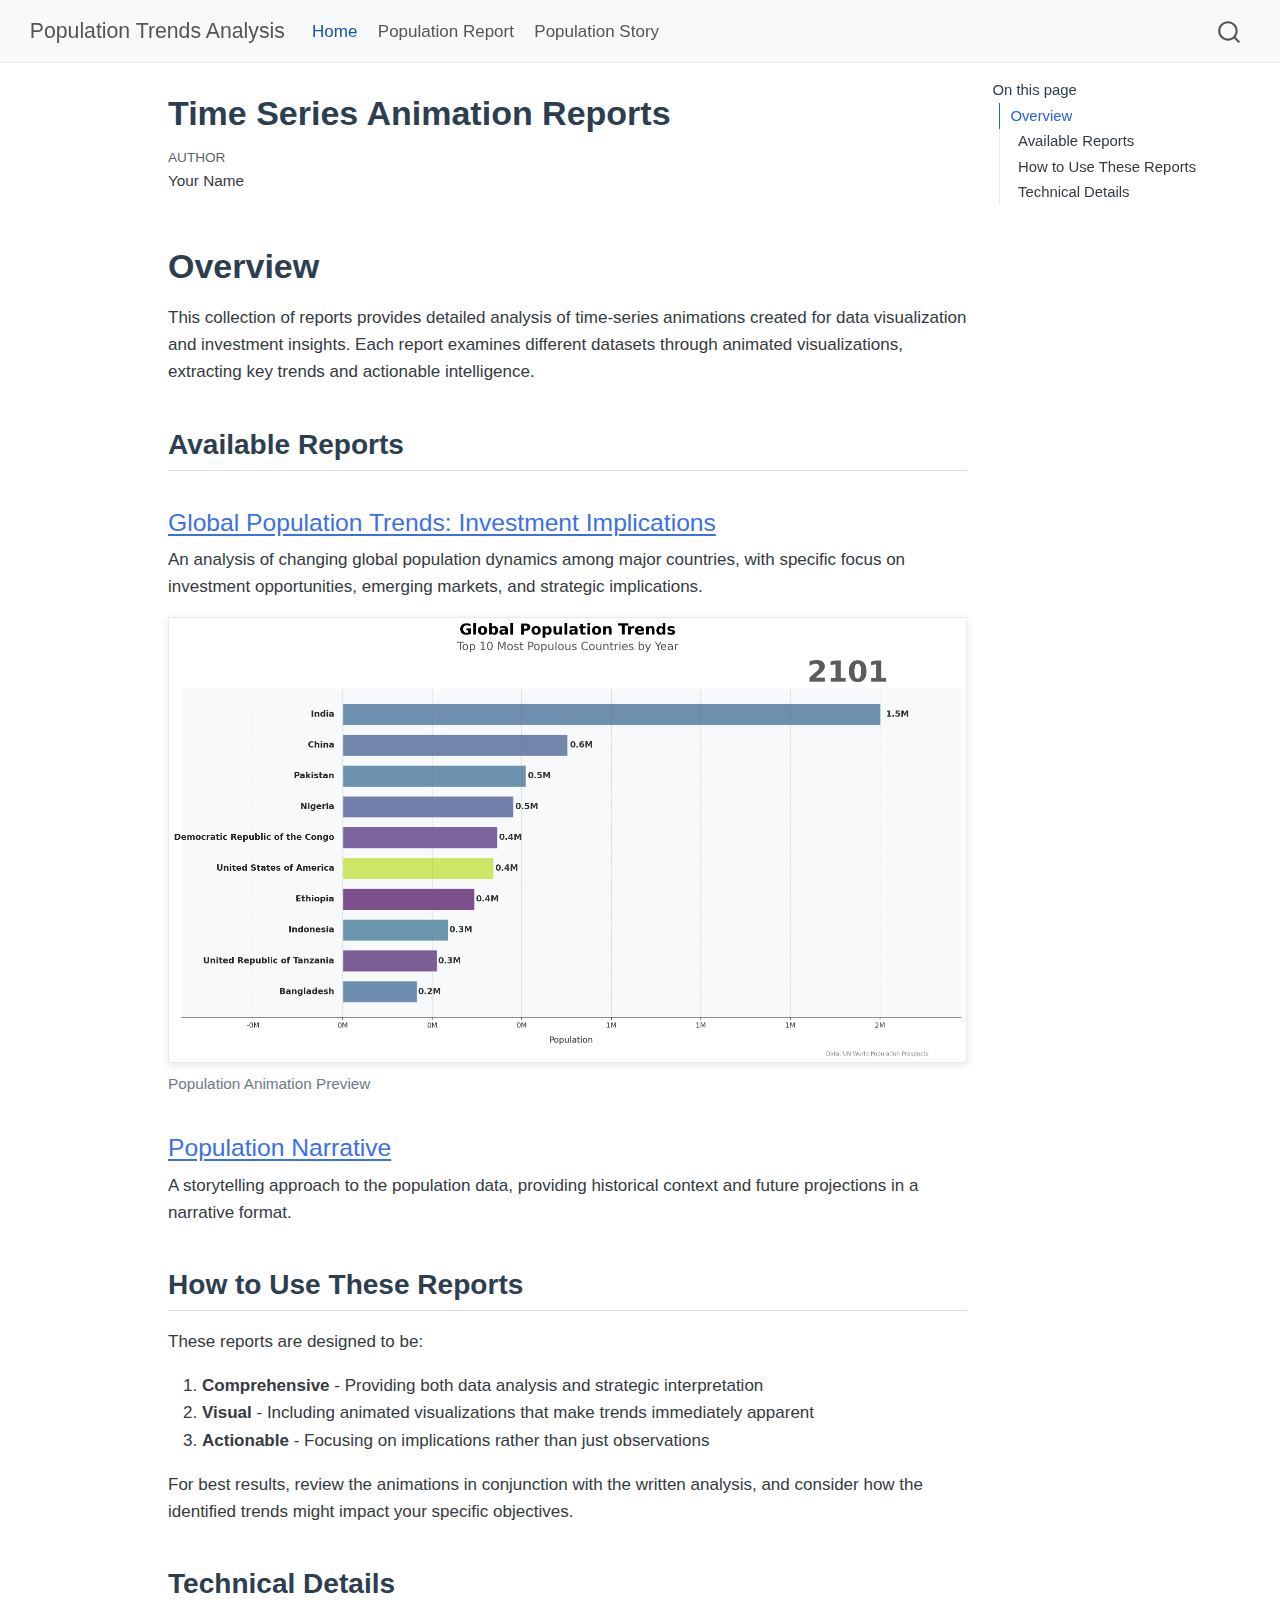
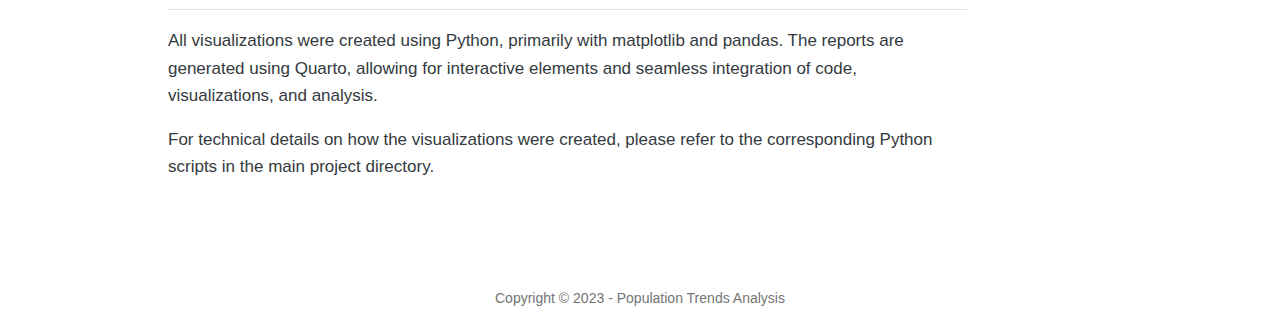
<file: website/index.html>
<!DOCTYPE html>
<html xmlns="http://www.w3.org/1999/xhtml" lang="en" xml:lang="en"><head>

<meta charset="utf-8">
<meta name="generator" content="quarto-1.7.31">

<meta name="viewport" content="width=device-width, initial-scale=1.0, user-scalable=yes">

<meta name="author" content="Your Name">

<title>Time Series Animation Reports – Population Trends Analysis</title>
<style>
code{white-space: pre-wrap;}
span.smallcaps{font-variant: small-caps;}
div.columns{display: flex; gap: min(4vw, 1.5em);}
div.column{flex: auto; overflow-x: auto;}
div.hanging-indent{margin-left: 1.5em; text-indent: -1.5em;}
ul.task-list{list-style: none;}
ul.task-list li input[type="checkbox"] {
  width: 0.8em;
  margin: 0 0.8em 0.2em -1em; /* quarto-specific, see https://github.com/quarto-dev/quarto-cli/issues/4556 */ 
  vertical-align: middle;
}
</style>


<script src="site_libs/quarto-nav/quarto-nav.js"></script>
<script src="site_libs/quarto-nav/headroom.min.js"></script>
<script src="site_libs/clipboard/clipboard.min.js"></script>
<script src="site_libs/quarto-search/autocomplete.umd.js"></script>
<script src="site_libs/quarto-search/fuse.min.js"></script>
<script src="site_libs/quarto-search/quarto-search.js"></script>
<meta name="quarto:offset" content="./">
<script src="site_libs/quarto-html/quarto.js" type="module"></script>
<script src="site_libs/quarto-html/tabsets/tabsets.js" type="module"></script>
<script src="site_libs/quarto-html/popper.min.js"></script>
<script src="site_libs/quarto-html/tippy.umd.min.js"></script>
<script src="site_libs/quarto-html/anchor.min.js"></script>
<link href="site_libs/quarto-html/tippy.css" rel="stylesheet">
<link href="site_libs/quarto-html/quarto-syntax-highlighting-e1a5c8363afafaef2c763b6775fbf3ca.css" rel="stylesheet" id="quarto-text-highlighting-styles">
<script src="site_libs/bootstrap/bootstrap.min.js"></script>
<link href="site_libs/bootstrap/bootstrap-icons.css" rel="stylesheet">
<link href="site_libs/bootstrap/bootstrap-1e36b2e58d6d5ff73a7d0e33fa842ad3.min.css" rel="stylesheet" append-hash="true" id="quarto-bootstrap" data-mode="light">
<script id="quarto-search-options" type="application/json">{
  "location": "navbar",
  "copy-button": false,
  "collapse-after": 3,
  "panel-placement": "end",
  "type": "overlay",
  "limit": 50,
  "keyboard-shortcut": [
    "f",
    "/",
    "s"
  ],
  "show-item-context": false,
  "language": {
    "search-no-results-text": "No results",
    "search-matching-documents-text": "matching documents",
    "search-copy-link-title": "Copy link to search",
    "search-hide-matches-text": "Hide additional matches",
    "search-more-match-text": "more match in this document",
    "search-more-matches-text": "more matches in this document",
    "search-clear-button-title": "Clear",
    "search-text-placeholder": "",
    "search-detached-cancel-button-title": "Cancel",
    "search-submit-button-title": "Submit",
    "search-label": "Search"
  }
}</script>


<link rel="stylesheet" href="styles.css">
</head>

<body class="nav-fixed quarto-light">

<div id="quarto-search-results"></div>
  <header id="quarto-header" class="headroom fixed-top">
    <nav class="navbar navbar-expand-lg " data-bs-theme="dark">
      <div class="navbar-container container-fluid">
      <div class="navbar-brand-container mx-auto">
    <a class="navbar-brand" href="./index.html">
    <span class="navbar-title">Population Trends Analysis</span>
    </a>
  </div>
            <div id="quarto-search" class="" title="Search"></div>
          <button class="navbar-toggler" type="button" data-bs-toggle="collapse" data-bs-target="#navbarCollapse" aria-controls="navbarCollapse" role="menu" aria-expanded="false" aria-label="Toggle navigation" onclick="if (window.quartoToggleHeadroom) { window.quartoToggleHeadroom(); }">
  <span class="navbar-toggler-icon"></span>
</button>
          <div class="collapse navbar-collapse" id="navbarCollapse">
            <ul class="navbar-nav navbar-nav-scroll me-auto">
  <li class="nav-item">
    <a class="nav-link active" href="./index.html" aria-current="page"> 
<span class="menu-text">Home</span></a>
  </li>  
  <li class="nav-item">
    <a class="nav-link" href="./population_animation_report.html"> 
<span class="menu-text">Population Report</span></a>
  </li>  
  <li class="nav-item">
    <a class="nav-link" href="./population_story.html"> 
<span class="menu-text">Population Story</span></a>
  </li>  
</ul>
          </div> <!-- /navcollapse -->
            <div class="quarto-navbar-tools">
</div>
      </div> <!-- /container-fluid -->
    </nav>
</header>
<!-- content -->
<div id="quarto-content" class="quarto-container page-columns page-rows-contents page-layout-article page-navbar">
<!-- sidebar -->
<!-- margin-sidebar -->
    <div id="quarto-margin-sidebar" class="sidebar margin-sidebar">
        <nav id="TOC" role="doc-toc" class="toc-active">
    <h2 id="toc-title">On this page</h2>
   
  <ul>
  <li><a href="#overview" id="toc-overview" class="nav-link active" data-scroll-target="#overview">Overview</a>
  <ul class="collapse">
  <li><a href="#available-reports" id="toc-available-reports" class="nav-link" data-scroll-target="#available-reports">Available Reports</a>
  <ul class="collapse">
  <li><a href="#global-population-trends-investment-implications" id="toc-global-population-trends-investment-implications" class="nav-link" data-scroll-target="#global-population-trends-investment-implications">Global Population Trends: Investment Implications</a></li>
  <li><a href="#population-narrative" id="toc-population-narrative" class="nav-link" data-scroll-target="#population-narrative">Population Narrative</a></li>
  </ul></li>
  <li><a href="#how-to-use-these-reports" id="toc-how-to-use-these-reports" class="nav-link" data-scroll-target="#how-to-use-these-reports">How to Use These Reports</a></li>
  <li><a href="#technical-details" id="toc-technical-details" class="nav-link" data-scroll-target="#technical-details">Technical Details</a></li>
  </ul></li>
  </ul>
</nav>
    </div>
<!-- main -->
<main class="content" id="quarto-document-content">

<header id="title-block-header" class="quarto-title-block default">
<div class="quarto-title">
<h1 class="title">Time Series Animation Reports</h1>
</div>



<div class="quarto-title-meta">

    <div>
    <div class="quarto-title-meta-heading">Author</div>
    <div class="quarto-title-meta-contents">
             <p>Your Name </p>
          </div>
  </div>
    
  
    
  </div>
  


</header>


<section id="overview" class="level1">
<h1>Overview</h1>
<p>This collection of reports provides detailed analysis of time-series animations created for data visualization and investment insights. Each report examines different datasets through animated visualizations, extracting key trends and actionable intelligence.</p>
<section id="available-reports" class="level2">
<h2 class="anchored" data-anchor-id="available-reports">Available Reports</h2>
<section id="global-population-trends-investment-implications" class="level3">
<h3 class="anchored" data-anchor-id="global-population-trends-investment-implications"><a href="population_animation_report.html">Global Population Trends: Investment Implications</a></h3>
<p>An analysis of changing global population dynamics among major countries, with specific focus on investment opportunities, emerging markets, and strategic implications.</p>
<div class="quarto-figure quarto-figure-center">
<figure class="figure">
<p><img src="population_final_frame.png" class="img-fluid figure-img"></p>
<figcaption>Population Animation Preview</figcaption>
</figure>
</div>
</section>
<section id="population-narrative" class="level3">
<h3 class="anchored" data-anchor-id="population-narrative"><a href="population_story.html">Population Narrative</a></h3>
<p>A storytelling approach to the population data, providing historical context and future projections in a narrative format.</p>
</section>
</section>
<section id="how-to-use-these-reports" class="level2">
<h2 class="anchored" data-anchor-id="how-to-use-these-reports">How to Use These Reports</h2>
<p>These reports are designed to be:</p>
<ol type="1">
<li><strong>Comprehensive</strong> - Providing both data analysis and strategic interpretation</li>
<li><strong>Visual</strong> - Including animated visualizations that make trends immediately apparent</li>
<li><strong>Actionable</strong> - Focusing on implications rather than just observations</li>
</ol>
<p>For best results, review the animations in conjunction with the written analysis, and consider how the identified trends might impact your specific objectives.</p>
</section>
<section id="technical-details" class="level2">
<h2 class="anchored" data-anchor-id="technical-details">Technical Details</h2>
<p>All visualizations were created using Python, primarily with matplotlib and pandas. The reports are generated using Quarto, allowing for interactive elements and seamless integration of code, visualizations, and analysis.</p>
<p>For technical details on how the visualizations were created, please refer to the corresponding Python scripts in the main project directory.</p>


</section>
</section>

</main> <!-- /main -->
<script id="quarto-html-after-body" type="application/javascript">
  window.document.addEventListener("DOMContentLoaded", function (event) {
    const icon = "";
    const anchorJS = new window.AnchorJS();
    anchorJS.options = {
      placement: 'right',
      icon: icon
    };
    anchorJS.add('.anchored');
    const isCodeAnnotation = (el) => {
      for (const clz of el.classList) {
        if (clz.startsWith('code-annotation-')) {                     
          return true;
        }
      }
      return false;
    }
    const onCopySuccess = function(e) {
      // button target
      const button = e.trigger;
      // don't keep focus
      button.blur();
      // flash "checked"
      button.classList.add('code-copy-button-checked');
      var currentTitle = button.getAttribute("title");
      button.setAttribute("title", "Copied!");
      let tooltip;
      if (window.bootstrap) {
        button.setAttribute("data-bs-toggle", "tooltip");
        button.setAttribute("data-bs-placement", "left");
        button.setAttribute("data-bs-title", "Copied!");
        tooltip = new bootstrap.Tooltip(button, 
          { trigger: "manual", 
            customClass: "code-copy-button-tooltip",
            offset: [0, -8]});
        tooltip.show();    
      }
      setTimeout(function() {
        if (tooltip) {
          tooltip.hide();
          button.removeAttribute("data-bs-title");
          button.removeAttribute("data-bs-toggle");
          button.removeAttribute("data-bs-placement");
        }
        button.setAttribute("title", currentTitle);
        button.classList.remove('code-copy-button-checked');
      }, 1000);
      // clear code selection
      e.clearSelection();
    }
    const getTextToCopy = function(trigger) {
        const codeEl = trigger.previousElementSibling.cloneNode(true);
        for (const childEl of codeEl.children) {
          if (isCodeAnnotation(childEl)) {
            childEl.remove();
          }
        }
        return codeEl.innerText;
    }
    const clipboard = new window.ClipboardJS('.code-copy-button:not([data-in-quarto-modal])', {
      text: getTextToCopy
    });
    clipboard.on('success', onCopySuccess);
    if (window.document.getElementById('quarto-embedded-source-code-modal')) {
      const clipboardModal = new window.ClipboardJS('.code-copy-button[data-in-quarto-modal]', {
        text: getTextToCopy,
        container: window.document.getElementById('quarto-embedded-source-code-modal')
      });
      clipboardModal.on('success', onCopySuccess);
    }
      var localhostRegex = new RegExp(/^(?:http|https):\/\/localhost\:?[0-9]*\//);
      var mailtoRegex = new RegExp(/^mailto:/);
        var filterRegex = new RegExp('/' + window.location.host + '/');
      var isInternal = (href) => {
          return filterRegex.test(href) || localhostRegex.test(href) || mailtoRegex.test(href);
      }
      // Inspect non-navigation links and adorn them if external
     var links = window.document.querySelectorAll('a[href]:not(.nav-link):not(.navbar-brand):not(.toc-action):not(.sidebar-link):not(.sidebar-item-toggle):not(.pagination-link):not(.no-external):not([aria-hidden]):not(.dropdown-item):not(.quarto-navigation-tool):not(.about-link)');
      for (var i=0; i<links.length; i++) {
        const link = links[i];
        if (!isInternal(link.href)) {
          // undo the damage that might have been done by quarto-nav.js in the case of
          // links that we want to consider external
          if (link.dataset.originalHref !== undefined) {
            link.href = link.dataset.originalHref;
          }
        }
      }
    function tippyHover(el, contentFn, onTriggerFn, onUntriggerFn) {
      const config = {
        allowHTML: true,
        maxWidth: 500,
        delay: 100,
        arrow: false,
        appendTo: function(el) {
            return el.parentElement;
        },
        interactive: true,
        interactiveBorder: 10,
        theme: 'quarto',
        placement: 'bottom-start',
      };
      if (contentFn) {
        config.content = contentFn;
      }
      if (onTriggerFn) {
        config.onTrigger = onTriggerFn;
      }
      if (onUntriggerFn) {
        config.onUntrigger = onUntriggerFn;
      }
      window.tippy(el, config); 
    }
    const noterefs = window.document.querySelectorAll('a[role="doc-noteref"]');
    for (var i=0; i<noterefs.length; i++) {
      const ref = noterefs[i];
      tippyHover(ref, function() {
        // use id or data attribute instead here
        let href = ref.getAttribute('data-footnote-href') || ref.getAttribute('href');
        try { href = new URL(href).hash; } catch {}
        const id = href.replace(/^#\/?/, "");
        const note = window.document.getElementById(id);
        if (note) {
          return note.innerHTML;
        } else {
          return "";
        }
      });
    }
    const xrefs = window.document.querySelectorAll('a.quarto-xref');
    const processXRef = (id, note) => {
      // Strip column container classes
      const stripColumnClz = (el) => {
        el.classList.remove("page-full", "page-columns");
        if (el.children) {
          for (const child of el.children) {
            stripColumnClz(child);
          }
        }
      }
      stripColumnClz(note)
      if (id === null || id.startsWith('sec-')) {
        // Special case sections, only their first couple elements
        const container = document.createElement("div");
        if (note.children && note.children.length > 2) {
          container.appendChild(note.children[0].cloneNode(true));
          for (let i = 1; i < note.children.length; i++) {
            const child = note.children[i];
            if (child.tagName === "P" && child.innerText === "") {
              continue;
            } else {
              container.appendChild(child.cloneNode(true));
              break;
            }
          }
          if (window.Quarto?.typesetMath) {
            window.Quarto.typesetMath(container);
          }
          return container.innerHTML
        } else {
          if (window.Quarto?.typesetMath) {
            window.Quarto.typesetMath(note);
          }
          return note.innerHTML;
        }
      } else {
        // Remove any anchor links if they are present
        const anchorLink = note.querySelector('a.anchorjs-link');
        if (anchorLink) {
          anchorLink.remove();
        }
        if (window.Quarto?.typesetMath) {
          window.Quarto.typesetMath(note);
        }
        if (note.classList.contains("callout")) {
          return note.outerHTML;
        } else {
          return note.innerHTML;
        }
      }
    }
    for (var i=0; i<xrefs.length; i++) {
      const xref = xrefs[i];
      tippyHover(xref, undefined, function(instance) {
        instance.disable();
        let url = xref.getAttribute('href');
        let hash = undefined; 
        if (url.startsWith('#')) {
          hash = url;
        } else {
          try { hash = new URL(url).hash; } catch {}
        }
        if (hash) {
          const id = hash.replace(/^#\/?/, "");
          const note = window.document.getElementById(id);
          if (note !== null) {
            try {
              const html = processXRef(id, note.cloneNode(true));
              instance.setContent(html);
            } finally {
              instance.enable();
              instance.show();
            }
          } else {
            // See if we can fetch this
            fetch(url.split('#')[0])
            .then(res => res.text())
            .then(html => {
              const parser = new DOMParser();
              const htmlDoc = parser.parseFromString(html, "text/html");
              const note = htmlDoc.getElementById(id);
              if (note !== null) {
                const html = processXRef(id, note);
                instance.setContent(html);
              } 
            }).finally(() => {
              instance.enable();
              instance.show();
            });
          }
        } else {
          // See if we can fetch a full url (with no hash to target)
          // This is a special case and we should probably do some content thinning / targeting
          fetch(url)
          .then(res => res.text())
          .then(html => {
            const parser = new DOMParser();
            const htmlDoc = parser.parseFromString(html, "text/html");
            const note = htmlDoc.querySelector('main.content');
            if (note !== null) {
              // This should only happen for chapter cross references
              // (since there is no id in the URL)
              // remove the first header
              if (note.children.length > 0 && note.children[0].tagName === "HEADER") {
                note.children[0].remove();
              }
              const html = processXRef(null, note);
              instance.setContent(html);
            } 
          }).finally(() => {
            instance.enable();
            instance.show();
          });
        }
      }, function(instance) {
      });
    }
        let selectedAnnoteEl;
        const selectorForAnnotation = ( cell, annotation) => {
          let cellAttr = 'data-code-cell="' + cell + '"';
          let lineAttr = 'data-code-annotation="' +  annotation + '"';
          const selector = 'span[' + cellAttr + '][' + lineAttr + ']';
          return selector;
        }
        const selectCodeLines = (annoteEl) => {
          const doc = window.document;
          const targetCell = annoteEl.getAttribute("data-target-cell");
          const targetAnnotation = annoteEl.getAttribute("data-target-annotation");
          const annoteSpan = window.document.querySelector(selectorForAnnotation(targetCell, targetAnnotation));
          const lines = annoteSpan.getAttribute("data-code-lines").split(",");
          const lineIds = lines.map((line) => {
            return targetCell + "-" + line;
          })
          let top = null;
          let height = null;
          let parent = null;
          if (lineIds.length > 0) {
              //compute the position of the single el (top and bottom and make a div)
              const el = window.document.getElementById(lineIds[0]);
              top = el.offsetTop;
              height = el.offsetHeight;
              parent = el.parentElement.parentElement;
            if (lineIds.length > 1) {
              const lastEl = window.document.getElementById(lineIds[lineIds.length - 1]);
              const bottom = lastEl.offsetTop + lastEl.offsetHeight;
              height = bottom - top;
            }
            if (top !== null && height !== null && parent !== null) {
              // cook up a div (if necessary) and position it 
              let div = window.document.getElementById("code-annotation-line-highlight");
              if (div === null) {
                div = window.document.createElement("div");
                div.setAttribute("id", "code-annotation-line-highlight");
                div.style.position = 'absolute';
                parent.appendChild(div);
              }
              div.style.top = top - 2 + "px";
              div.style.height = height + 4 + "px";
              div.style.left = 0;
              let gutterDiv = window.document.getElementById("code-annotation-line-highlight-gutter");
              if (gutterDiv === null) {
                gutterDiv = window.document.createElement("div");
                gutterDiv.setAttribute("id", "code-annotation-line-highlight-gutter");
                gutterDiv.style.position = 'absolute';
                const codeCell = window.document.getElementById(targetCell);
                const gutter = codeCell.querySelector('.code-annotation-gutter');
                gutter.appendChild(gutterDiv);
              }
              gutterDiv.style.top = top - 2 + "px";
              gutterDiv.style.height = height + 4 + "px";
            }
            selectedAnnoteEl = annoteEl;
          }
        };
        const unselectCodeLines = () => {
          const elementsIds = ["code-annotation-line-highlight", "code-annotation-line-highlight-gutter"];
          elementsIds.forEach((elId) => {
            const div = window.document.getElementById(elId);
            if (div) {
              div.remove();
            }
          });
          selectedAnnoteEl = undefined;
        };
          // Handle positioning of the toggle
      window.addEventListener(
        "resize",
        throttle(() => {
          elRect = undefined;
          if (selectedAnnoteEl) {
            selectCodeLines(selectedAnnoteEl);
          }
        }, 10)
      );
      function throttle(fn, ms) {
      let throttle = false;
      let timer;
        return (...args) => {
          if(!throttle) { // first call gets through
              fn.apply(this, args);
              throttle = true;
          } else { // all the others get throttled
              if(timer) clearTimeout(timer); // cancel #2
              timer = setTimeout(() => {
                fn.apply(this, args);
                timer = throttle = false;
              }, ms);
          }
        };
      }
        // Attach click handler to the DT
        const annoteDls = window.document.querySelectorAll('dt[data-target-cell]');
        for (const annoteDlNode of annoteDls) {
          annoteDlNode.addEventListener('click', (event) => {
            const clickedEl = event.target;
            if (clickedEl !== selectedAnnoteEl) {
              unselectCodeLines();
              const activeEl = window.document.querySelector('dt[data-target-cell].code-annotation-active');
              if (activeEl) {
                activeEl.classList.remove('code-annotation-active');
              }
              selectCodeLines(clickedEl);
              clickedEl.classList.add('code-annotation-active');
            } else {
              // Unselect the line
              unselectCodeLines();
              clickedEl.classList.remove('code-annotation-active');
            }
          });
        }
    const findCites = (el) => {
      const parentEl = el.parentElement;
      if (parentEl) {
        const cites = parentEl.dataset.cites;
        if (cites) {
          return {
            el,
            cites: cites.split(' ')
          };
        } else {
          return findCites(el.parentElement)
        }
      } else {
        return undefined;
      }
    };
    var bibliorefs = window.document.querySelectorAll('a[role="doc-biblioref"]');
    for (var i=0; i<bibliorefs.length; i++) {
      const ref = bibliorefs[i];
      const citeInfo = findCites(ref);
      if (citeInfo) {
        tippyHover(citeInfo.el, function() {
          var popup = window.document.createElement('div');
          citeInfo.cites.forEach(function(cite) {
            var citeDiv = window.document.createElement('div');
            citeDiv.classList.add('hanging-indent');
            citeDiv.classList.add('csl-entry');
            var biblioDiv = window.document.getElementById('ref-' + cite);
            if (biblioDiv) {
              citeDiv.innerHTML = biblioDiv.innerHTML;
            }
            popup.appendChild(citeDiv);
          });
          return popup.innerHTML;
        });
      }
    }
  });
  </script>
</div> <!-- /content -->
<footer class="footer">
  <div class="nav-footer">
    <div class="nav-footer-left">
      &nbsp;
    </div>   
    <div class="nav-footer-center">
      <ul class="footer-items list-unstyled">
    <li class="nav-item">
 Copyright © 2023 - Population Trends Analysis
  </li>  
</ul>
    </div>
    <div class="nav-footer-right">
      &nbsp;
    </div>
  </div>
</footer>




</body></html>
</file>
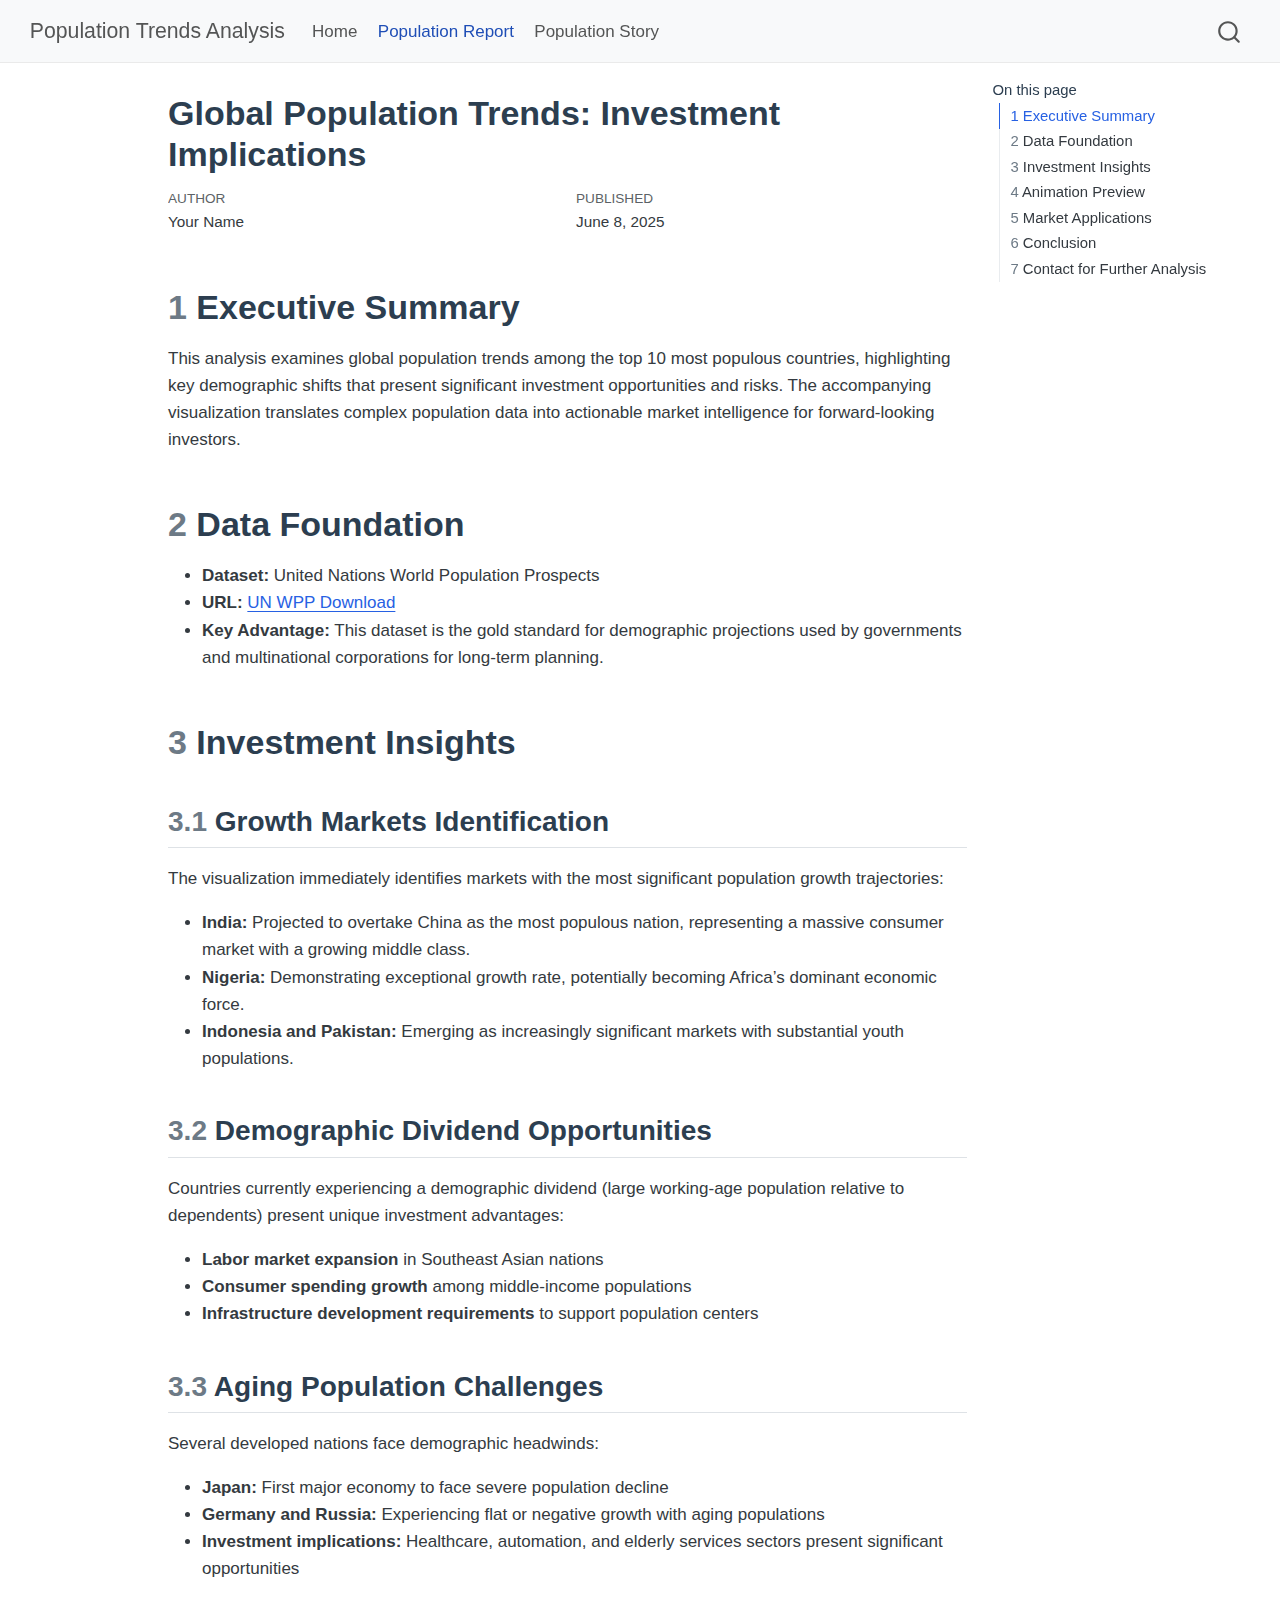
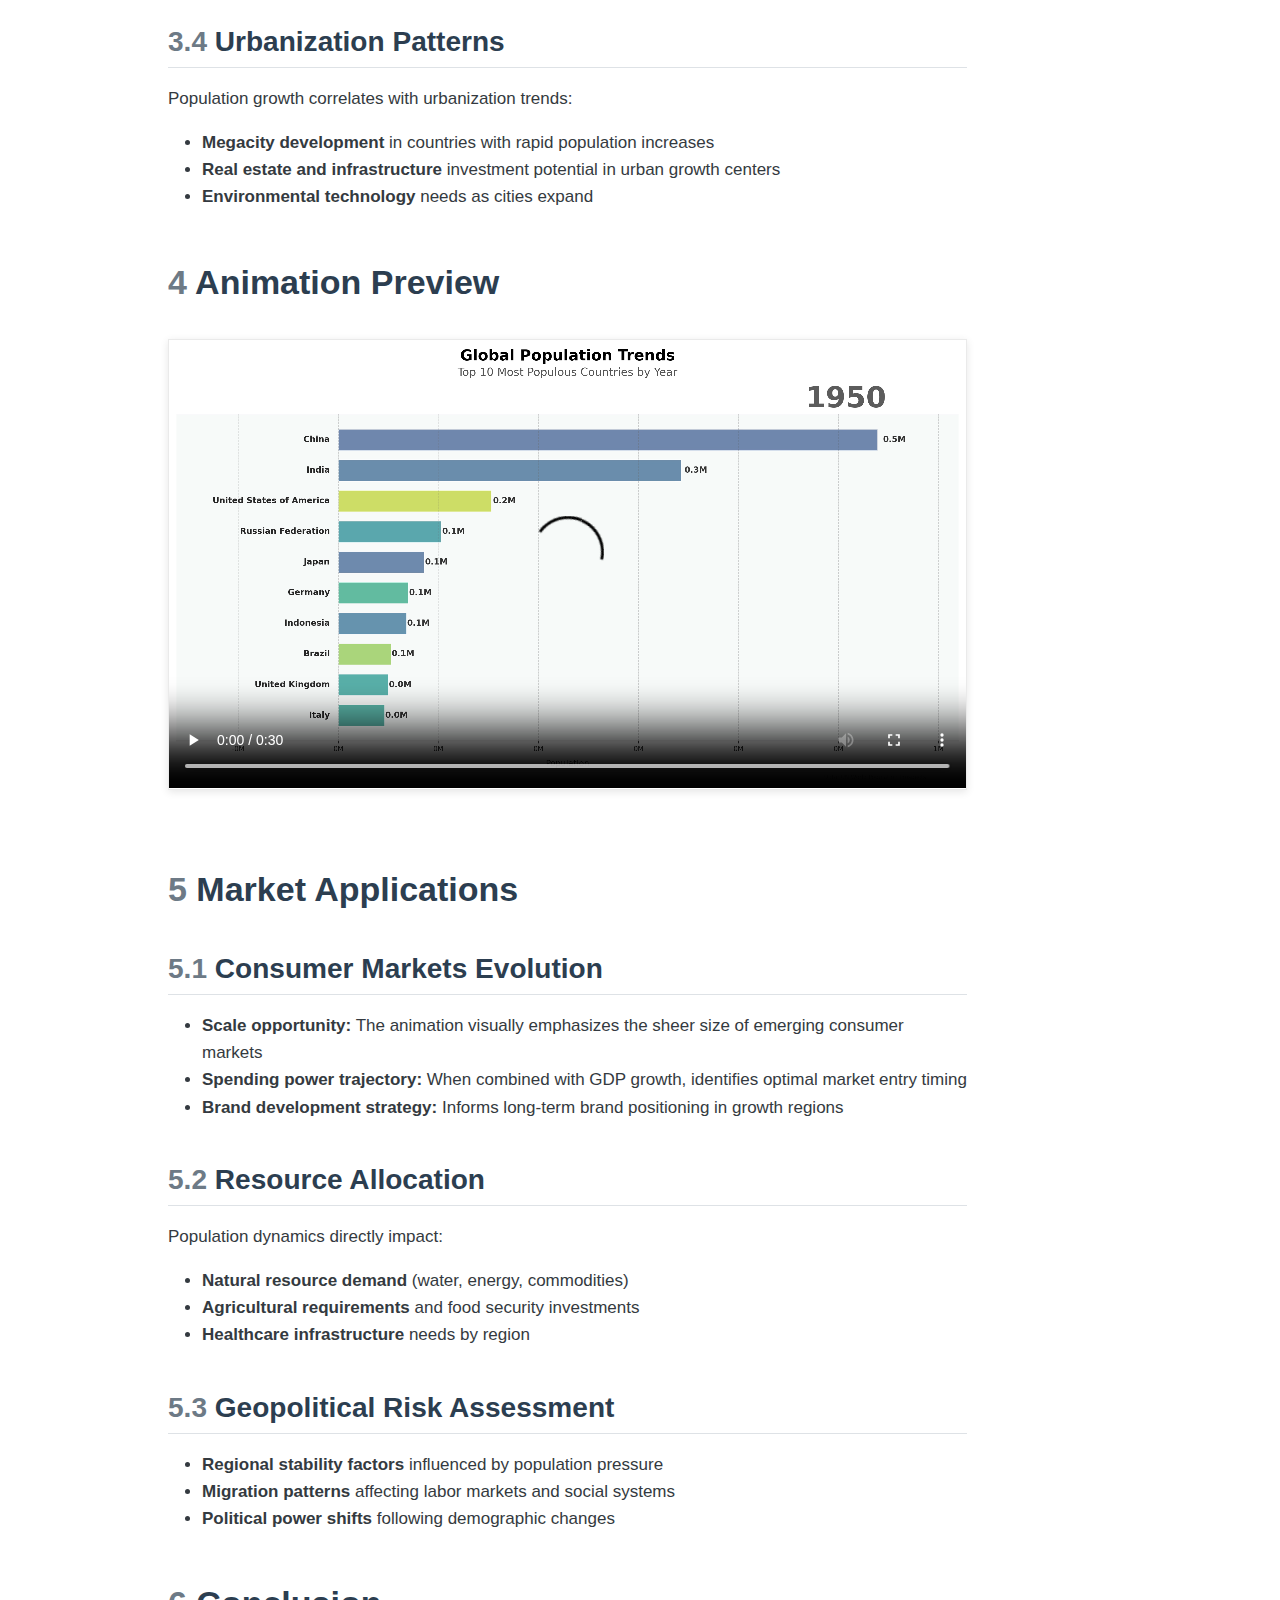
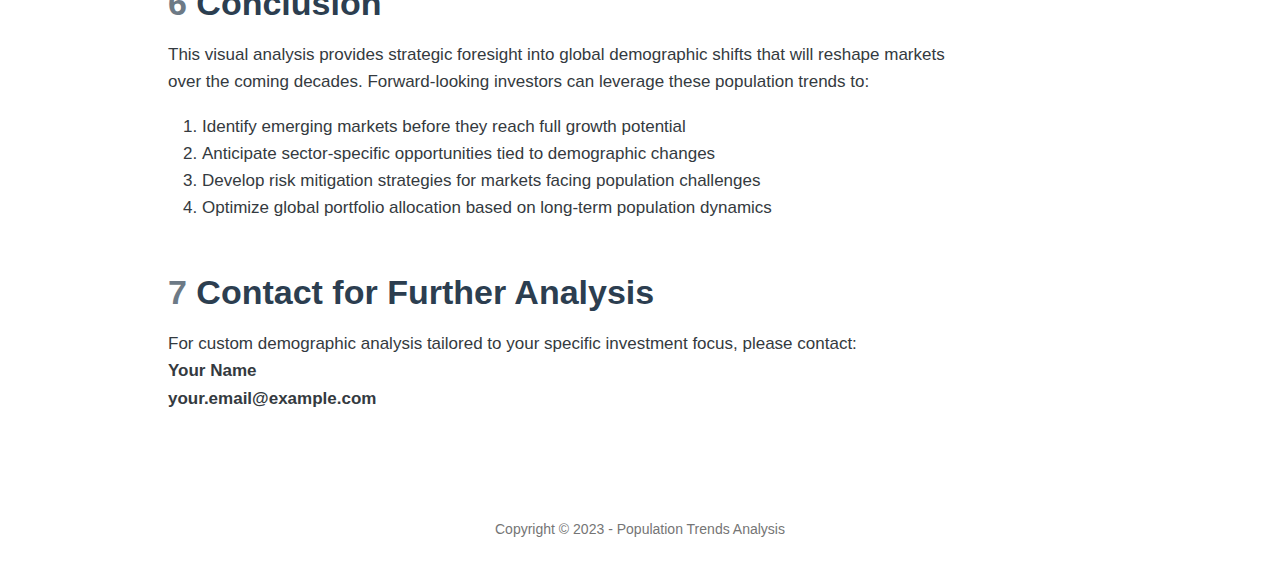
<file: website/population_animation_report.html>
<!DOCTYPE html>
<html xmlns="http://www.w3.org/1999/xhtml" lang="en" xml:lang="en"><head>

<meta charset="utf-8">
<meta name="generator" content="quarto-1.7.31">

<meta name="viewport" content="width=device-width, initial-scale=1.0, user-scalable=yes">

<meta name="author" content="Your Name">
<meta name="dcterms.date" content="2025-06-08">

<title>Global Population Trends: Investment Implications – Population Trends Analysis</title>
<style>
code{white-space: pre-wrap;}
span.smallcaps{font-variant: small-caps;}
div.columns{display: flex; gap: min(4vw, 1.5em);}
div.column{flex: auto; overflow-x: auto;}
div.hanging-indent{margin-left: 1.5em; text-indent: -1.5em;}
ul.task-list{list-style: none;}
ul.task-list li input[type="checkbox"] {
  width: 0.8em;
  margin: 0 0.8em 0.2em -1em; /* quarto-specific, see https://github.com/quarto-dev/quarto-cli/issues/4556 */ 
  vertical-align: middle;
}
</style>


<script src="site_libs/quarto-nav/quarto-nav.js"></script>
<script src="site_libs/quarto-nav/headroom.min.js"></script>
<script src="site_libs/clipboard/clipboard.min.js"></script>
<script src="site_libs/quarto-search/autocomplete.umd.js"></script>
<script src="site_libs/quarto-search/fuse.min.js"></script>
<script src="site_libs/quarto-search/quarto-search.js"></script>
<meta name="quarto:offset" content="./">
<script src="site_libs/quarto-html/quarto.js" type="module"></script>
<script src="site_libs/quarto-html/tabsets/tabsets.js" type="module"></script>
<script src="site_libs/quarto-html/popper.min.js"></script>
<script src="site_libs/quarto-html/tippy.umd.min.js"></script>
<script src="site_libs/quarto-html/anchor.min.js"></script>
<link href="site_libs/quarto-html/tippy.css" rel="stylesheet">
<link href="site_libs/quarto-html/quarto-syntax-highlighting-e1a5c8363afafaef2c763b6775fbf3ca.css" rel="stylesheet" id="quarto-text-highlighting-styles">
<script src="site_libs/bootstrap/bootstrap.min.js"></script>
<link href="site_libs/bootstrap/bootstrap-icons.css" rel="stylesheet">
<link href="site_libs/bootstrap/bootstrap-1e36b2e58d6d5ff73a7d0e33fa842ad3.min.css" rel="stylesheet" append-hash="true" id="quarto-bootstrap" data-mode="light">
<script id="quarto-search-options" type="application/json">{
  "location": "navbar",
  "copy-button": false,
  "collapse-after": 3,
  "panel-placement": "end",
  "type": "overlay",
  "limit": 50,
  "keyboard-shortcut": [
    "f",
    "/",
    "s"
  ],
  "show-item-context": false,
  "language": {
    "search-no-results-text": "No results",
    "search-matching-documents-text": "matching documents",
    "search-copy-link-title": "Copy link to search",
    "search-hide-matches-text": "Hide additional matches",
    "search-more-match-text": "more match in this document",
    "search-more-matches-text": "more matches in this document",
    "search-clear-button-title": "Clear",
    "search-text-placeholder": "",
    "search-detached-cancel-button-title": "Cancel",
    "search-submit-button-title": "Submit",
    "search-label": "Search"
  }
}</script>


<link rel="stylesheet" href="styles.css">
</head>

<body class="nav-fixed quarto-light">

<div id="quarto-search-results"></div>
  <header id="quarto-header" class="headroom fixed-top">
    <nav class="navbar navbar-expand-lg " data-bs-theme="dark">
      <div class="navbar-container container-fluid">
      <div class="navbar-brand-container mx-auto">
    <a class="navbar-brand" href="./index.html">
    <span class="navbar-title">Population Trends Analysis</span>
    </a>
  </div>
            <div id="quarto-search" class="" title="Search"></div>
          <button class="navbar-toggler" type="button" data-bs-toggle="collapse" data-bs-target="#navbarCollapse" aria-controls="navbarCollapse" role="menu" aria-expanded="false" aria-label="Toggle navigation" onclick="if (window.quartoToggleHeadroom) { window.quartoToggleHeadroom(); }">
  <span class="navbar-toggler-icon"></span>
</button>
          <div class="collapse navbar-collapse" id="navbarCollapse">
            <ul class="navbar-nav navbar-nav-scroll me-auto">
  <li class="nav-item">
    <a class="nav-link" href="./index.html"> 
<span class="menu-text">Home</span></a>
  </li>  
  <li class="nav-item">
    <a class="nav-link active" href="./population_animation_report.html" aria-current="page"> 
<span class="menu-text">Population Report</span></a>
  </li>  
  <li class="nav-item">
    <a class="nav-link" href="./population_story.html"> 
<span class="menu-text">Population Story</span></a>
  </li>  
</ul>
          </div> <!-- /navcollapse -->
            <div class="quarto-navbar-tools">
</div>
      </div> <!-- /container-fluid -->
    </nav>
</header>
<!-- content -->
<div id="quarto-content" class="quarto-container page-columns page-rows-contents page-layout-article page-navbar">
<!-- sidebar -->
<!-- margin-sidebar -->
    <div id="quarto-margin-sidebar" class="sidebar margin-sidebar">
        <nav id="TOC" role="doc-toc" class="toc-active">
    <h2 id="toc-title">On this page</h2>
   
  <ul class="collapse">
  <li><a href="#executive-summary" id="toc-executive-summary" class="nav-link active" data-scroll-target="#executive-summary"><span class="header-section-number">1</span> Executive Summary</a></li>
  <li><a href="#data-foundation" id="toc-data-foundation" class="nav-link" data-scroll-target="#data-foundation"><span class="header-section-number">2</span> Data Foundation</a></li>
  <li><a href="#investment-insights" id="toc-investment-insights" class="nav-link" data-scroll-target="#investment-insights"><span class="header-section-number">3</span> Investment Insights</a>
  <ul class="collapse">
  <li><a href="#growth-markets-identification" id="toc-growth-markets-identification" class="nav-link" data-scroll-target="#growth-markets-identification"><span class="header-section-number">3.1</span> Growth Markets Identification</a></li>
  <li><a href="#demographic-dividend-opportunities" id="toc-demographic-dividend-opportunities" class="nav-link" data-scroll-target="#demographic-dividend-opportunities"><span class="header-section-number">3.2</span> Demographic Dividend Opportunities</a></li>
  <li><a href="#aging-population-challenges" id="toc-aging-population-challenges" class="nav-link" data-scroll-target="#aging-population-challenges"><span class="header-section-number">3.3</span> Aging Population Challenges</a></li>
  <li><a href="#urbanization-patterns" id="toc-urbanization-patterns" class="nav-link" data-scroll-target="#urbanization-patterns"><span class="header-section-number">3.4</span> Urbanization Patterns</a></li>
  </ul></li>
  <li><a href="#animation-preview" id="toc-animation-preview" class="nav-link" data-scroll-target="#animation-preview"><span class="header-section-number">4</span> Animation Preview</a></li>
  <li><a href="#market-applications" id="toc-market-applications" class="nav-link" data-scroll-target="#market-applications"><span class="header-section-number">5</span> Market Applications</a>
  <ul class="collapse">
  <li><a href="#consumer-markets-evolution" id="toc-consumer-markets-evolution" class="nav-link" data-scroll-target="#consumer-markets-evolution"><span class="header-section-number">5.1</span> Consumer Markets Evolution</a></li>
  <li><a href="#resource-allocation" id="toc-resource-allocation" class="nav-link" data-scroll-target="#resource-allocation"><span class="header-section-number">5.2</span> Resource Allocation</a></li>
  <li><a href="#geopolitical-risk-assessment" id="toc-geopolitical-risk-assessment" class="nav-link" data-scroll-target="#geopolitical-risk-assessment"><span class="header-section-number">5.3</span> Geopolitical Risk Assessment</a></li>
  </ul></li>
  <li><a href="#conclusion" id="toc-conclusion" class="nav-link" data-scroll-target="#conclusion"><span class="header-section-number">6</span> Conclusion</a></li>
  <li><a href="#contact-for-further-analysis" id="toc-contact-for-further-analysis" class="nav-link" data-scroll-target="#contact-for-further-analysis"><span class="header-section-number">7</span> Contact for Further Analysis</a></li>
  </ul>
</nav>
    </div>
<!-- main -->
<main class="content" id="quarto-document-content">

<header id="title-block-header" class="quarto-title-block default">
<div class="quarto-title">
<h1 class="title">Global Population Trends: Investment Implications</h1>
</div>



<div class="quarto-title-meta">

    <div>
    <div class="quarto-title-meta-heading">Author</div>
    <div class="quarto-title-meta-contents">
             <p>Your Name </p>
          </div>
  </div>
    
    <div>
    <div class="quarto-title-meta-heading">Published</div>
    <div class="quarto-title-meta-contents">
      <p class="date">June 8, 2025</p>
    </div>
  </div>
  
    
  </div>
  


</header>


<section id="executive-summary" class="level1" data-number="1">
<h1 data-number="1"><span class="header-section-number">1</span> Executive Summary</h1>
<p>This analysis examines global population trends among the top 10 most populous countries, highlighting key demographic shifts that present significant investment opportunities and risks. The accompanying visualization translates complex population data into actionable market intelligence for forward-looking investors.</p>
</section>
<section id="data-foundation" class="level1" data-number="2">
<h1 data-number="2"><span class="header-section-number">2</span> Data Foundation</h1>
<ul>
<li><strong>Dataset:</strong> United Nations World Population Prospects<br>
</li>
<li><strong>URL:</strong> <a href="https://population.un.org/wpp/Download/Standard/MostUsed">UN WPP Download</a></li>
<li><strong>Key Advantage:</strong> This dataset is the gold standard for demographic projections used by governments and multinational corporations for long-term planning.</li>
</ul>
</section>
<section id="investment-insights" class="level1" data-number="3">
<h1 data-number="3"><span class="header-section-number">3</span> Investment Insights</h1>
<section id="growth-markets-identification" class="level2" data-number="3.1">
<h2 data-number="3.1" class="anchored" data-anchor-id="growth-markets-identification"><span class="header-section-number">3.1</span> Growth Markets Identification</h2>
<p>The visualization immediately identifies markets with the most significant population growth trajectories:</p>
<ul>
<li><strong>India:</strong> Projected to overtake China as the most populous nation, representing a massive consumer market with a growing middle class.</li>
<li><strong>Nigeria:</strong> Demonstrating exceptional growth rate, potentially becoming Africa’s dominant economic force.</li>
<li><strong>Indonesia and Pakistan:</strong> Emerging as increasingly significant markets with substantial youth populations.</li>
</ul>
</section>
<section id="demographic-dividend-opportunities" class="level2" data-number="3.2">
<h2 data-number="3.2" class="anchored" data-anchor-id="demographic-dividend-opportunities"><span class="header-section-number">3.2</span> Demographic Dividend Opportunities</h2>
<p>Countries currently experiencing a demographic dividend (large working-age population relative to dependents) present unique investment advantages:</p>
<ul>
<li><strong>Labor market expansion</strong> in Southeast Asian nations</li>
<li><strong>Consumer spending growth</strong> among middle-income populations</li>
<li><strong>Infrastructure development requirements</strong> to support population centers</li>
</ul>
</section>
<section id="aging-population-challenges" class="level2" data-number="3.3">
<h2 data-number="3.3" class="anchored" data-anchor-id="aging-population-challenges"><span class="header-section-number">3.3</span> Aging Population Challenges</h2>
<p>Several developed nations face demographic headwinds:</p>
<ul>
<li><strong>Japan:</strong> First major economy to face severe population decline</li>
<li><strong>Germany and Russia:</strong> Experiencing flat or negative growth with aging populations</li>
<li><strong>Investment implications:</strong> Healthcare, automation, and elderly services sectors present significant opportunities</li>
</ul>
</section>
<section id="urbanization-patterns" class="level2" data-number="3.4">
<h2 data-number="3.4" class="anchored" data-anchor-id="urbanization-patterns"><span class="header-section-number">3.4</span> Urbanization Patterns</h2>
<p>Population growth correlates with urbanization trends:</p>
<ul>
<li><strong>Megacity development</strong> in countries with rapid population increases</li>
<li><strong>Real estate and infrastructure</strong> investment potential in urban growth centers</li>
<li><strong>Environmental technology</strong> needs as cities expand</li>
</ul>
</section>
</section>
<section id="animation-preview" class="level1" data-number="4">
<h1 data-number="4"><span class="header-section-number">4</span> Animation Preview</h1>
<video src="population_animation.mp4" controls="" width="800"></video>
</section>
<section id="market-applications" class="level1" data-number="5">
<h1 data-number="5"><span class="header-section-number">5</span> Market Applications</h1>
<section id="consumer-markets-evolution" class="level2" data-number="5.1">
<h2 data-number="5.1" class="anchored" data-anchor-id="consumer-markets-evolution"><span class="header-section-number">5.1</span> Consumer Markets Evolution</h2>
<ul>
<li><strong>Scale opportunity:</strong> The animation visually emphasizes the sheer size of emerging consumer markets</li>
<li><strong>Spending power trajectory:</strong> When combined with GDP growth, identifies optimal market entry timing</li>
<li><strong>Brand development strategy:</strong> Informs long-term brand positioning in growth regions</li>
</ul>
</section>
<section id="resource-allocation" class="level2" data-number="5.2">
<h2 data-number="5.2" class="anchored" data-anchor-id="resource-allocation"><span class="header-section-number">5.2</span> Resource Allocation</h2>
<p>Population dynamics directly impact:</p>
<ul>
<li><strong>Natural resource demand</strong> (water, energy, commodities)</li>
<li><strong>Agricultural requirements</strong> and food security investments</li>
<li><strong>Healthcare infrastructure</strong> needs by region</li>
</ul>
</section>
<section id="geopolitical-risk-assessment" class="level2" data-number="5.3">
<h2 data-number="5.3" class="anchored" data-anchor-id="geopolitical-risk-assessment"><span class="header-section-number">5.3</span> Geopolitical Risk Assessment</h2>
<ul>
<li><strong>Regional stability factors</strong> influenced by population pressure</li>
<li><strong>Migration patterns</strong> affecting labor markets and social systems</li>
<li><strong>Political power shifts</strong> following demographic changes</li>
</ul>
</section>
</section>
<section id="conclusion" class="level1" data-number="6">
<h1 data-number="6"><span class="header-section-number">6</span> Conclusion</h1>
<p>This visual analysis provides strategic foresight into global demographic shifts that will reshape markets over the coming decades. Forward-looking investors can leverage these population trends to:</p>
<ol type="1">
<li>Identify emerging markets before they reach full growth potential</li>
<li>Anticipate sector-specific opportunities tied to demographic changes</li>
<li>Develop risk mitigation strategies for markets facing population challenges</li>
<li>Optimize global portfolio allocation based on long-term population dynamics</li>
</ol>
</section>
<section id="contact-for-further-analysis" class="level1" data-number="7">
<h1 data-number="7"><span class="header-section-number">7</span> Contact for Further Analysis</h1>
<p>For custom demographic analysis tailored to your specific investment focus, please contact:<br>
<strong>Your Name</strong><br>
<strong>your.email@example.com</strong></p>


</section>

</main> <!-- /main -->
<script id="quarto-html-after-body" type="application/javascript">
  window.document.addEventListener("DOMContentLoaded", function (event) {
    const icon = "";
    const anchorJS = new window.AnchorJS();
    anchorJS.options = {
      placement: 'right',
      icon: icon
    };
    anchorJS.add('.anchored');
    const isCodeAnnotation = (el) => {
      for (const clz of el.classList) {
        if (clz.startsWith('code-annotation-')) {                     
          return true;
        }
      }
      return false;
    }
    const onCopySuccess = function(e) {
      // button target
      const button = e.trigger;
      // don't keep focus
      button.blur();
      // flash "checked"
      button.classList.add('code-copy-button-checked');
      var currentTitle = button.getAttribute("title");
      button.setAttribute("title", "Copied!");
      let tooltip;
      if (window.bootstrap) {
        button.setAttribute("data-bs-toggle", "tooltip");
        button.setAttribute("data-bs-placement", "left");
        button.setAttribute("data-bs-title", "Copied!");
        tooltip = new bootstrap.Tooltip(button, 
          { trigger: "manual", 
            customClass: "code-copy-button-tooltip",
            offset: [0, -8]});
        tooltip.show();    
      }
      setTimeout(function() {
        if (tooltip) {
          tooltip.hide();
          button.removeAttribute("data-bs-title");
          button.removeAttribute("data-bs-toggle");
          button.removeAttribute("data-bs-placement");
        }
        button.setAttribute("title", currentTitle);
        button.classList.remove('code-copy-button-checked');
      }, 1000);
      // clear code selection
      e.clearSelection();
    }
    const getTextToCopy = function(trigger) {
        const codeEl = trigger.previousElementSibling.cloneNode(true);
        for (const childEl of codeEl.children) {
          if (isCodeAnnotation(childEl)) {
            childEl.remove();
          }
        }
        return codeEl.innerText;
    }
    const clipboard = new window.ClipboardJS('.code-copy-button:not([data-in-quarto-modal])', {
      text: getTextToCopy
    });
    clipboard.on('success', onCopySuccess);
    if (window.document.getElementById('quarto-embedded-source-code-modal')) {
      const clipboardModal = new window.ClipboardJS('.code-copy-button[data-in-quarto-modal]', {
        text: getTextToCopy,
        container: window.document.getElementById('quarto-embedded-source-code-modal')
      });
      clipboardModal.on('success', onCopySuccess);
    }
      var localhostRegex = new RegExp(/^(?:http|https):\/\/localhost\:?[0-9]*\//);
      var mailtoRegex = new RegExp(/^mailto:/);
        var filterRegex = new RegExp('/' + window.location.host + '/');
      var isInternal = (href) => {
          return filterRegex.test(href) || localhostRegex.test(href) || mailtoRegex.test(href);
      }
      // Inspect non-navigation links and adorn them if external
     var links = window.document.querySelectorAll('a[href]:not(.nav-link):not(.navbar-brand):not(.toc-action):not(.sidebar-link):not(.sidebar-item-toggle):not(.pagination-link):not(.no-external):not([aria-hidden]):not(.dropdown-item):not(.quarto-navigation-tool):not(.about-link)');
      for (var i=0; i<links.length; i++) {
        const link = links[i];
        if (!isInternal(link.href)) {
          // undo the damage that might have been done by quarto-nav.js in the case of
          // links that we want to consider external
          if (link.dataset.originalHref !== undefined) {
            link.href = link.dataset.originalHref;
          }
        }
      }
    function tippyHover(el, contentFn, onTriggerFn, onUntriggerFn) {
      const config = {
        allowHTML: true,
        maxWidth: 500,
        delay: 100,
        arrow: false,
        appendTo: function(el) {
            return el.parentElement;
        },
        interactive: true,
        interactiveBorder: 10,
        theme: 'quarto',
        placement: 'bottom-start',
      };
      if (contentFn) {
        config.content = contentFn;
      }
      if (onTriggerFn) {
        config.onTrigger = onTriggerFn;
      }
      if (onUntriggerFn) {
        config.onUntrigger = onUntriggerFn;
      }
      window.tippy(el, config); 
    }
    const noterefs = window.document.querySelectorAll('a[role="doc-noteref"]');
    for (var i=0; i<noterefs.length; i++) {
      const ref = noterefs[i];
      tippyHover(ref, function() {
        // use id or data attribute instead here
        let href = ref.getAttribute('data-footnote-href') || ref.getAttribute('href');
        try { href = new URL(href).hash; } catch {}
        const id = href.replace(/^#\/?/, "");
        const note = window.document.getElementById(id);
        if (note) {
          return note.innerHTML;
        } else {
          return "";
        }
      });
    }
    const xrefs = window.document.querySelectorAll('a.quarto-xref');
    const processXRef = (id, note) => {
      // Strip column container classes
      const stripColumnClz = (el) => {
        el.classList.remove("page-full", "page-columns");
        if (el.children) {
          for (const child of el.children) {
            stripColumnClz(child);
          }
        }
      }
      stripColumnClz(note)
      if (id === null || id.startsWith('sec-')) {
        // Special case sections, only their first couple elements
        const container = document.createElement("div");
        if (note.children && note.children.length > 2) {
          container.appendChild(note.children[0].cloneNode(true));
          for (let i = 1; i < note.children.length; i++) {
            const child = note.children[i];
            if (child.tagName === "P" && child.innerText === "") {
              continue;
            } else {
              container.appendChild(child.cloneNode(true));
              break;
            }
          }
          if (window.Quarto?.typesetMath) {
            window.Quarto.typesetMath(container);
          }
          return container.innerHTML
        } else {
          if (window.Quarto?.typesetMath) {
            window.Quarto.typesetMath(note);
          }
          return note.innerHTML;
        }
      } else {
        // Remove any anchor links if they are present
        const anchorLink = note.querySelector('a.anchorjs-link');
        if (anchorLink) {
          anchorLink.remove();
        }
        if (window.Quarto?.typesetMath) {
          window.Quarto.typesetMath(note);
        }
        if (note.classList.contains("callout")) {
          return note.outerHTML;
        } else {
          return note.innerHTML;
        }
      }
    }
    for (var i=0; i<xrefs.length; i++) {
      const xref = xrefs[i];
      tippyHover(xref, undefined, function(instance) {
        instance.disable();
        let url = xref.getAttribute('href');
        let hash = undefined; 
        if (url.startsWith('#')) {
          hash = url;
        } else {
          try { hash = new URL(url).hash; } catch {}
        }
        if (hash) {
          const id = hash.replace(/^#\/?/, "");
          const note = window.document.getElementById(id);
          if (note !== null) {
            try {
              const html = processXRef(id, note.cloneNode(true));
              instance.setContent(html);
            } finally {
              instance.enable();
              instance.show();
            }
          } else {
            // See if we can fetch this
            fetch(url.split('#')[0])
            .then(res => res.text())
            .then(html => {
              const parser = new DOMParser();
              const htmlDoc = parser.parseFromString(html, "text/html");
              const note = htmlDoc.getElementById(id);
              if (note !== null) {
                const html = processXRef(id, note);
                instance.setContent(html);
              } 
            }).finally(() => {
              instance.enable();
              instance.show();
            });
          }
        } else {
          // See if we can fetch a full url (with no hash to target)
          // This is a special case and we should probably do some content thinning / targeting
          fetch(url)
          .then(res => res.text())
          .then(html => {
            const parser = new DOMParser();
            const htmlDoc = parser.parseFromString(html, "text/html");
            const note = htmlDoc.querySelector('main.content');
            if (note !== null) {
              // This should only happen for chapter cross references
              // (since there is no id in the URL)
              // remove the first header
              if (note.children.length > 0 && note.children[0].tagName === "HEADER") {
                note.children[0].remove();
              }
              const html = processXRef(null, note);
              instance.setContent(html);
            } 
          }).finally(() => {
            instance.enable();
            instance.show();
          });
        }
      }, function(instance) {
      });
    }
        let selectedAnnoteEl;
        const selectorForAnnotation = ( cell, annotation) => {
          let cellAttr = 'data-code-cell="' + cell + '"';
          let lineAttr = 'data-code-annotation="' +  annotation + '"';
          const selector = 'span[' + cellAttr + '][' + lineAttr + ']';
          return selector;
        }
        const selectCodeLines = (annoteEl) => {
          const doc = window.document;
          const targetCell = annoteEl.getAttribute("data-target-cell");
          const targetAnnotation = annoteEl.getAttribute("data-target-annotation");
          const annoteSpan = window.document.querySelector(selectorForAnnotation(targetCell, targetAnnotation));
          const lines = annoteSpan.getAttribute("data-code-lines").split(",");
          const lineIds = lines.map((line) => {
            return targetCell + "-" + line;
          })
          let top = null;
          let height = null;
          let parent = null;
          if (lineIds.length > 0) {
              //compute the position of the single el (top and bottom and make a div)
              const el = window.document.getElementById(lineIds[0]);
              top = el.offsetTop;
              height = el.offsetHeight;
              parent = el.parentElement.parentElement;
            if (lineIds.length > 1) {
              const lastEl = window.document.getElementById(lineIds[lineIds.length - 1]);
              const bottom = lastEl.offsetTop + lastEl.offsetHeight;
              height = bottom - top;
            }
            if (top !== null && height !== null && parent !== null) {
              // cook up a div (if necessary) and position it 
              let div = window.document.getElementById("code-annotation-line-highlight");
              if (div === null) {
                div = window.document.createElement("div");
                div.setAttribute("id", "code-annotation-line-highlight");
                div.style.position = 'absolute';
                parent.appendChild(div);
              }
              div.style.top = top - 2 + "px";
              div.style.height = height + 4 + "px";
              div.style.left = 0;
              let gutterDiv = window.document.getElementById("code-annotation-line-highlight-gutter");
              if (gutterDiv === null) {
                gutterDiv = window.document.createElement("div");
                gutterDiv.setAttribute("id", "code-annotation-line-highlight-gutter");
                gutterDiv.style.position = 'absolute';
                const codeCell = window.document.getElementById(targetCell);
                const gutter = codeCell.querySelector('.code-annotation-gutter');
                gutter.appendChild(gutterDiv);
              }
              gutterDiv.style.top = top - 2 + "px";
              gutterDiv.style.height = height + 4 + "px";
            }
            selectedAnnoteEl = annoteEl;
          }
        };
        const unselectCodeLines = () => {
          const elementsIds = ["code-annotation-line-highlight", "code-annotation-line-highlight-gutter"];
          elementsIds.forEach((elId) => {
            const div = window.document.getElementById(elId);
            if (div) {
              div.remove();
            }
          });
          selectedAnnoteEl = undefined;
        };
          // Handle positioning of the toggle
      window.addEventListener(
        "resize",
        throttle(() => {
          elRect = undefined;
          if (selectedAnnoteEl) {
            selectCodeLines(selectedAnnoteEl);
          }
        }, 10)
      );
      function throttle(fn, ms) {
      let throttle = false;
      let timer;
        return (...args) => {
          if(!throttle) { // first call gets through
              fn.apply(this, args);
              throttle = true;
          } else { // all the others get throttled
              if(timer) clearTimeout(timer); // cancel #2
              timer = setTimeout(() => {
                fn.apply(this, args);
                timer = throttle = false;
              }, ms);
          }
        };
      }
        // Attach click handler to the DT
        const annoteDls = window.document.querySelectorAll('dt[data-target-cell]');
        for (const annoteDlNode of annoteDls) {
          annoteDlNode.addEventListener('click', (event) => {
            const clickedEl = event.target;
            if (clickedEl !== selectedAnnoteEl) {
              unselectCodeLines();
              const activeEl = window.document.querySelector('dt[data-target-cell].code-annotation-active');
              if (activeEl) {
                activeEl.classList.remove('code-annotation-active');
              }
              selectCodeLines(clickedEl);
              clickedEl.classList.add('code-annotation-active');
            } else {
              // Unselect the line
              unselectCodeLines();
              clickedEl.classList.remove('code-annotation-active');
            }
          });
        }
    const findCites = (el) => {
      const parentEl = el.parentElement;
      if (parentEl) {
        const cites = parentEl.dataset.cites;
        if (cites) {
          return {
            el,
            cites: cites.split(' ')
          };
        } else {
          return findCites(el.parentElement)
        }
      } else {
        return undefined;
      }
    };
    var bibliorefs = window.document.querySelectorAll('a[role="doc-biblioref"]');
    for (var i=0; i<bibliorefs.length; i++) {
      const ref = bibliorefs[i];
      const citeInfo = findCites(ref);
      if (citeInfo) {
        tippyHover(citeInfo.el, function() {
          var popup = window.document.createElement('div');
          citeInfo.cites.forEach(function(cite) {
            var citeDiv = window.document.createElement('div');
            citeDiv.classList.add('hanging-indent');
            citeDiv.classList.add('csl-entry');
            var biblioDiv = window.document.getElementById('ref-' + cite);
            if (biblioDiv) {
              citeDiv.innerHTML = biblioDiv.innerHTML;
            }
            popup.appendChild(citeDiv);
          });
          return popup.innerHTML;
        });
      }
    }
  });
  </script>
</div> <!-- /content -->
<footer class="footer">
  <div class="nav-footer">
    <div class="nav-footer-left">
      &nbsp;
    </div>   
    <div class="nav-footer-center">
      <ul class="footer-items list-unstyled">
    <li class="nav-item">
 Copyright © 2023 - Population Trends Analysis
  </li>  
</ul>
    </div>
    <div class="nav-footer-right">
      &nbsp;
    </div>
  </div>
</footer>




</body></html>
</file>
<file: website/site_libs/quarto-html/tippy.css>
.tippy-box[data-animation=fade][data-state=hidden]{opacity:0}[data-tippy-root]{max-width:calc(100vw - 10px)}.tippy-box{position:relative;background-color:#333;color:#fff;border-radius:4px;font-size:14px;line-height:1.4;white-space:normal;outline:0;transition-property:transform,visibility,opacity}.tippy-box[data-placement^=top]>.tippy-arrow{bottom:0}.tippy-box[data-placement^=top]>.tippy-arrow:before{bottom:-7px;left:0;border-width:8px 8px 0;border-top-color:initial;transform-origin:center top}.tippy-box[data-placement^=bottom]>.tippy-arrow{top:0}.tippy-box[data-placement^=bottom]>.tippy-arrow:before{top:-7px;left:0;border-width:0 8px 8px;border-bottom-color:initial;transform-origin:center bottom}.tippy-box[data-placement^=left]>.tippy-arrow{right:0}.tippy-box[data-placement^=left]>.tippy-arrow:before{border-width:8px 0 8px 8px;border-left-color:initial;right:-7px;transform-origin:center left}.tippy-box[data-placement^=right]>.tippy-arrow{left:0}.tippy-box[data-placement^=right]>.tippy-arrow:before{left:-7px;border-width:8px 8px 8px 0;border-right-color:initial;transform-origin:center right}.tippy-box[data-inertia][data-state=visible]{transition-timing-function:cubic-bezier(.54,1.5,.38,1.11)}.tippy-arrow{width:16px;height:16px;color:#333}.tippy-arrow:before{content:"";position:absolute;border-color:transparent;border-style:solid}.tippy-content{position:relative;padding:5px 9px;z-index:1}
</file>
<file: website/site_libs/quarto-html/quarto-syntax-highlighting-e1a5c8363afafaef2c763b6775fbf3ca.css>
/* quarto syntax highlight colors */
:root {
  --quarto-hl-ot-color: #003B4F;
  --quarto-hl-at-color: #657422;
  --quarto-hl-ss-color: #20794D;
  --quarto-hl-an-color: #5E5E5E;
  --quarto-hl-fu-color: #4758AB;
  --quarto-hl-st-color: #20794D;
  --quarto-hl-cf-color: #003B4F;
  --quarto-hl-op-color: #5E5E5E;
  --quarto-hl-er-color: #AD0000;
  --quarto-hl-bn-color: #AD0000;
  --quarto-hl-al-color: #AD0000;
  --quarto-hl-va-color: #111111;
  --quarto-hl-bu-color: inherit;
  --quarto-hl-ex-color: inherit;
  --quarto-hl-pp-color: #AD0000;
  --quarto-hl-in-color: #5E5E5E;
  --quarto-hl-vs-color: #20794D;
  --quarto-hl-wa-color: #5E5E5E;
  --quarto-hl-do-color: #5E5E5E;
  --quarto-hl-im-color: #00769E;
  --quarto-hl-ch-color: #20794D;
  --quarto-hl-dt-color: #AD0000;
  --quarto-hl-fl-color: #AD0000;
  --quarto-hl-co-color: #5E5E5E;
  --quarto-hl-cv-color: #5E5E5E;
  --quarto-hl-cn-color: #8f5902;
  --quarto-hl-sc-color: #5E5E5E;
  --quarto-hl-dv-color: #AD0000;
  --quarto-hl-kw-color: #003B4F;
}

/* other quarto variables */
:root {
  --quarto-font-monospace: SFMono-Regular, Menlo, Monaco, Consolas, "Liberation Mono", "Courier New", monospace;
}

/* syntax highlight based on Pandoc's rules */
pre > code.sourceCode > span {
  color: #003B4F;
}

code.sourceCode > span {
  color: #003B4F;
}

div.sourceCode,
div.sourceCode pre.sourceCode {
  color: #003B4F;
}

/* Normal */
code span {
  color: #003B4F;
}

/* Alert */
code span.al {
  color: #AD0000;
  font-style: inherit;
}

/* Annotation */
code span.an {
  color: #5E5E5E;
  font-style: inherit;
}

/* Attribute */
code span.at {
  color: #657422;
  font-style: inherit;
}

/* BaseN */
code span.bn {
  color: #AD0000;
  font-style: inherit;
}

/* BuiltIn */
code span.bu {
  font-style: inherit;
}

/* ControlFlow */
code span.cf {
  color: #003B4F;
  font-weight: bold;
  font-style: inherit;
}

/* Char */
code span.ch {
  color: #20794D;
  font-style: inherit;
}

/* Constant */
code span.cn {
  color: #8f5902;
  font-style: inherit;
}

/* Comment */
code span.co {
  color: #5E5E5E;
  font-style: inherit;
}

/* CommentVar */
code span.cv {
  color: #5E5E5E;
  font-style: italic;
}

/* Documentation */
code span.do {
  color: #5E5E5E;
  font-style: italic;
}

/* DataType */
code span.dt {
  color: #AD0000;
  font-style: inherit;
}

/* DecVal */
code span.dv {
  color: #AD0000;
  font-style: inherit;
}

/* Error */
code span.er {
  color: #AD0000;
  font-style: inherit;
}

/* Extension */
code span.ex {
  font-style: inherit;
}

/* Float */
code span.fl {
  color: #AD0000;
  font-style: inherit;
}

/* Function */
code span.fu {
  color: #4758AB;
  font-style: inherit;
}

/* Import */
code span.im {
  color: #00769E;
  font-style: inherit;
}

/* Information */
code span.in {
  color: #5E5E5E;
  font-style: inherit;
}

/* Keyword */
code span.kw {
  color: #003B4F;
  font-weight: bold;
  font-style: inherit;
}

/* Operator */
code span.op {
  color: #5E5E5E;
  font-style: inherit;
}

/* Other */
code span.ot {
  color: #003B4F;
  font-style: inherit;
}

/* Preprocessor */
code span.pp {
  color: #AD0000;
  font-style: inherit;
}

/* SpecialChar */
code span.sc {
  color: #5E5E5E;
  font-style: inherit;
}

/* SpecialString */
code span.ss {
  color: #20794D;
  font-style: inherit;
}

/* String */
code span.st {
  color: #20794D;
  font-style: inherit;
}

/* Variable */
code span.va {
  color: #111111;
  font-style: inherit;
}

/* VerbatimString */
code span.vs {
  color: #20794D;
  font-style: inherit;
}

/* Warning */
code span.wa {
  color: #5E5E5E;
  font-style: italic;
}

.prevent-inlining {
  content: "</";
}

/*# sourceMappingURL=c735b2cac6c846c1abc72f5ce1520814.css.map */
</file>
<file: website/styles.css>
/* Custom styles for reports */

body {
  font-family: 'Segoe UI', Tahoma, Geneva, Verdana, sans-serif;
  line-height: 1.6;
}

h1, h2, h3 {
  color: #2c3e50;
  margin-top: 1.5em;
}

.navbar {
  border-bottom: 1px solid #eaeaea;
}

video {
  max-width: 100%;
  margin: 20px 0;
  border: 1px solid #eaeaea;
  box-shadow: 0 2px 8px rgba(0,0,0,0.1);
}

img {
  max-width: 100%;
  border: 1px solid #eaeaea;
  box-shadow: 0 2px 8px rgba(0,0,0,0.1);
}

.callout {
  border-left: 5px solid #007bff;
  background-color: #f8f9fa;
  padding: 15px;
  margin: 20px 0;
}
</file>
